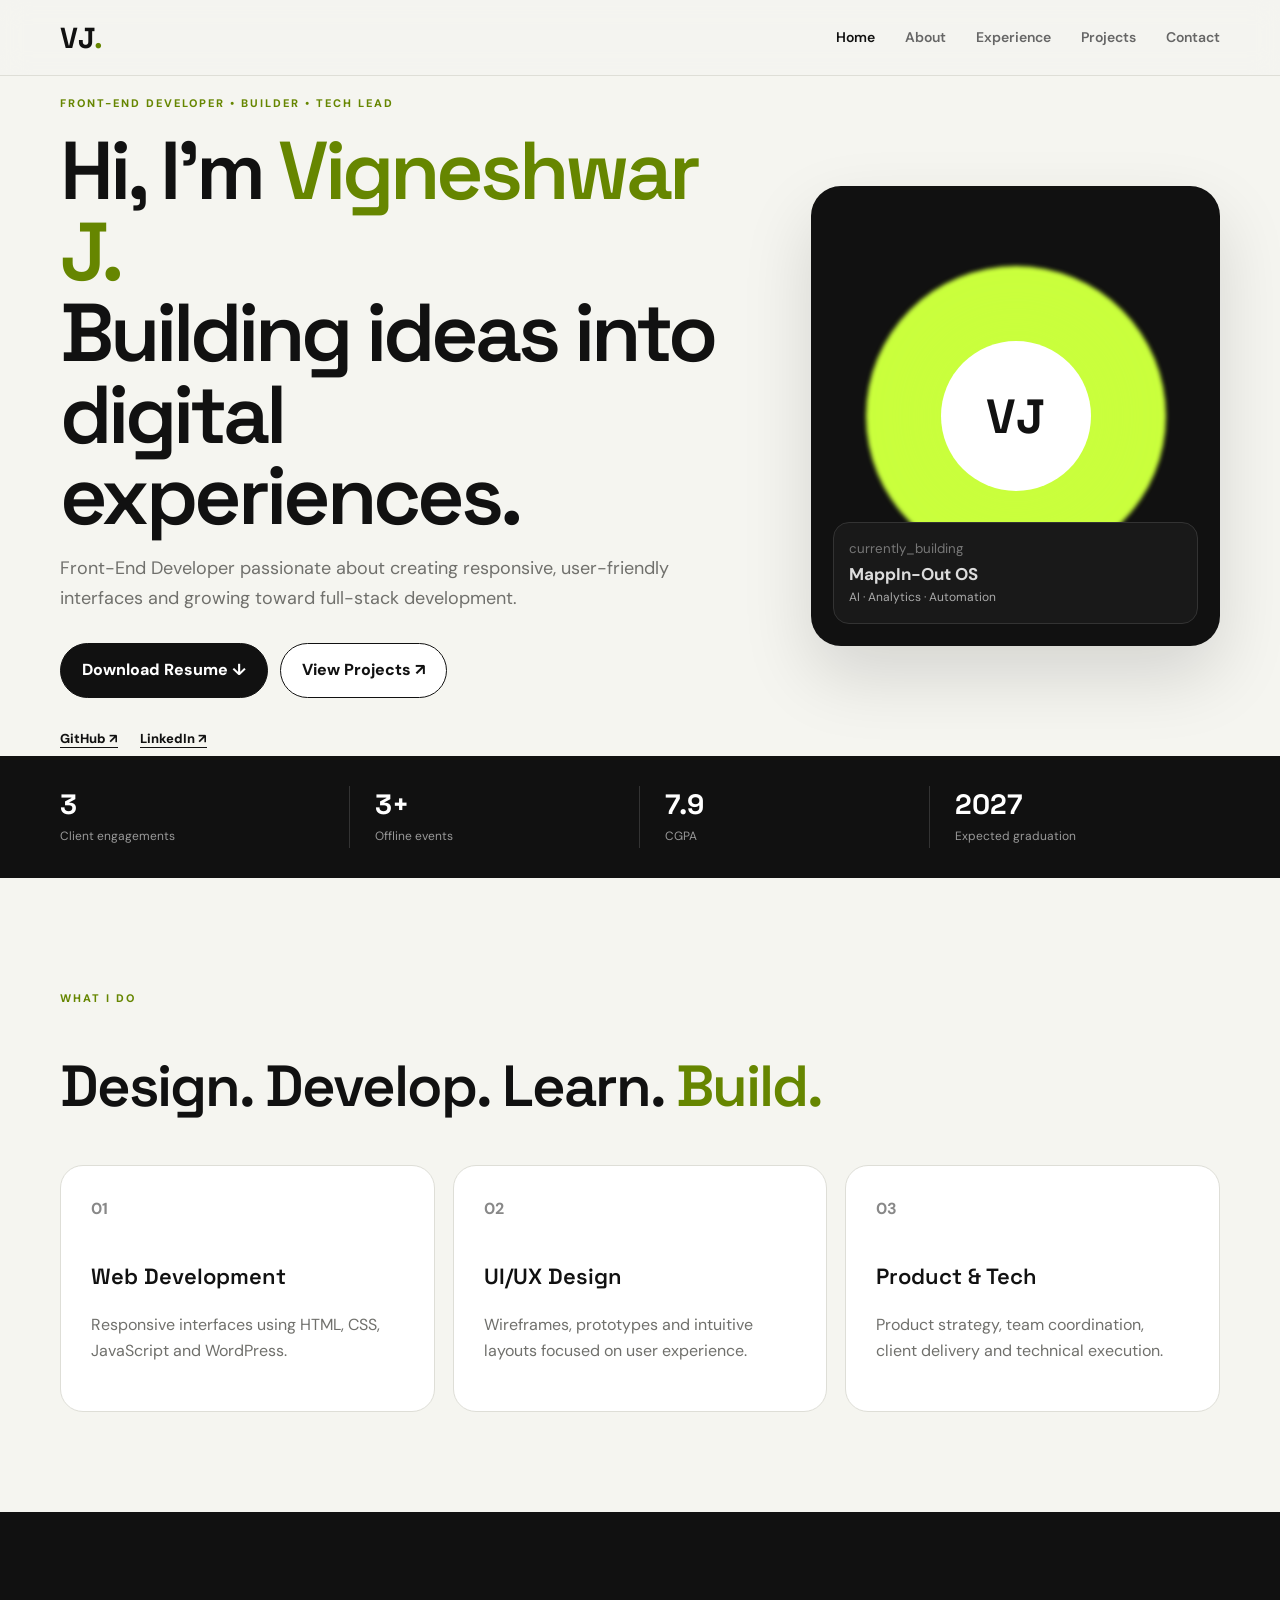
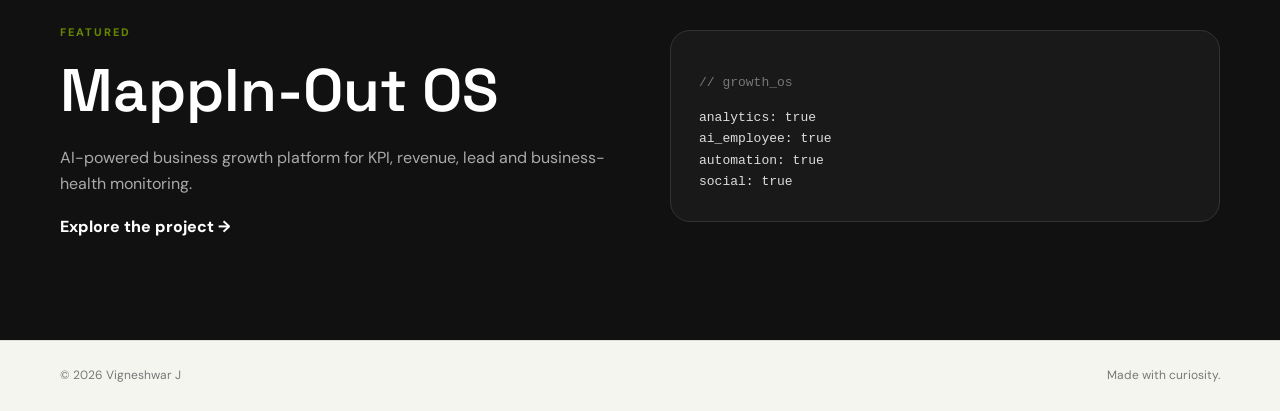
<file: index.html>
<!DOCTYPE html>
<html lang="en"><head>
<meta charset="UTF-8"><meta name="viewport" content="width=device-width,initial-scale=1.0">
<title>Vigneshwar J | Developer</title><link rel="stylesheet" href="assets/style.css">
</head><body>
<header><a class="logo" href="index.html">VJ<span>.</span></a><button class="menu" aria-label="Menu">☰</button>
<nav><a class="active" href="index.html">Home</a><a href="about.html">About</a><a href="experience.html">Experience</a><a href="projects.html">Projects</a><a href="contact.html">Contact</a></nav></header>
<main>
<section class="hero wrap"><div class="hero-text reveal"><p class="tag">FRONT-END DEVELOPER • BUILDER • TECH LEAD</p>
<h1>Hi, I'm <span>Vigneshwar J.</span><br>Building ideas into digital experiences.</h1>
<p class="intro">Front-End Developer passionate about creating responsive, user-friendly interfaces and growing toward full-stack development.</p>
<div class="buttons"><a class="btn dark" href="assets/Vigneshwar_J_Resume.pdf" download>Download Resume ↓</a><a class="btn light" href="projects.html">View Projects ↗</a></div>
<div class="socials"><a href="https://github.com/" target="_blank">GitHub ↗</a><a href="https://www.linkedin.com/" target="_blank">LinkedIn ↗</a></div></div>
<div class="hero-art reveal"><div class="orb">VJ</div><div class="code-box"><small>currently_building</small><b>MappIn-Out OS</b><p>AI · Analytics · Automation</p></div></div></section>
<section class="strip"><div class="wrap stats"><div><b>3</b><span>Client engagements</span></div><div><b>3+</b><span>Offline events</span></div><div><b>7.9</b><span>CGPA</span></div><div><b>2027</b><span>Expected graduation</span></div></div></section>
<section class="wrap section reveal"><p class="tag">WHAT I DO</p><h2>Design. Develop. Learn. <span>Build.</span></h2><div class="cards"><article><i>01</i><h3>Web Development</h3><p>Responsive interfaces using HTML, CSS, JavaScript and WordPress.</p></article><article><i>02</i><h3>UI/UX Design</h3><p>Wireframes, prototypes and intuitive layouts focused on user experience.</p></article><article><i>03</i><h3>Product & Tech</h3><p>Product strategy, team coordination, client delivery and technical execution.</p></article></div></section>
<section class="dark"><div class="wrap dark-inner reveal"><div><p class="tag">FEATURED</p><h2>MappIn-Out OS</h2><p>AI-powered business growth platform for KPI, revenue, lead and business-health monitoring.</p><a class="text" href="projects.html">Explore the project →</a></div><div class="terminal"><p>// growth_os</p><code>analytics: true<br>ai_employee: true<br>automation: true<br>social: true</code></div></div></section>
</main><footer><div class="wrap"><span>© 2026 Vigneshwar J</span><span>Made with curiosity.</span></div></footer>
<script src="assets/script.js"></script></body></html>
</file>
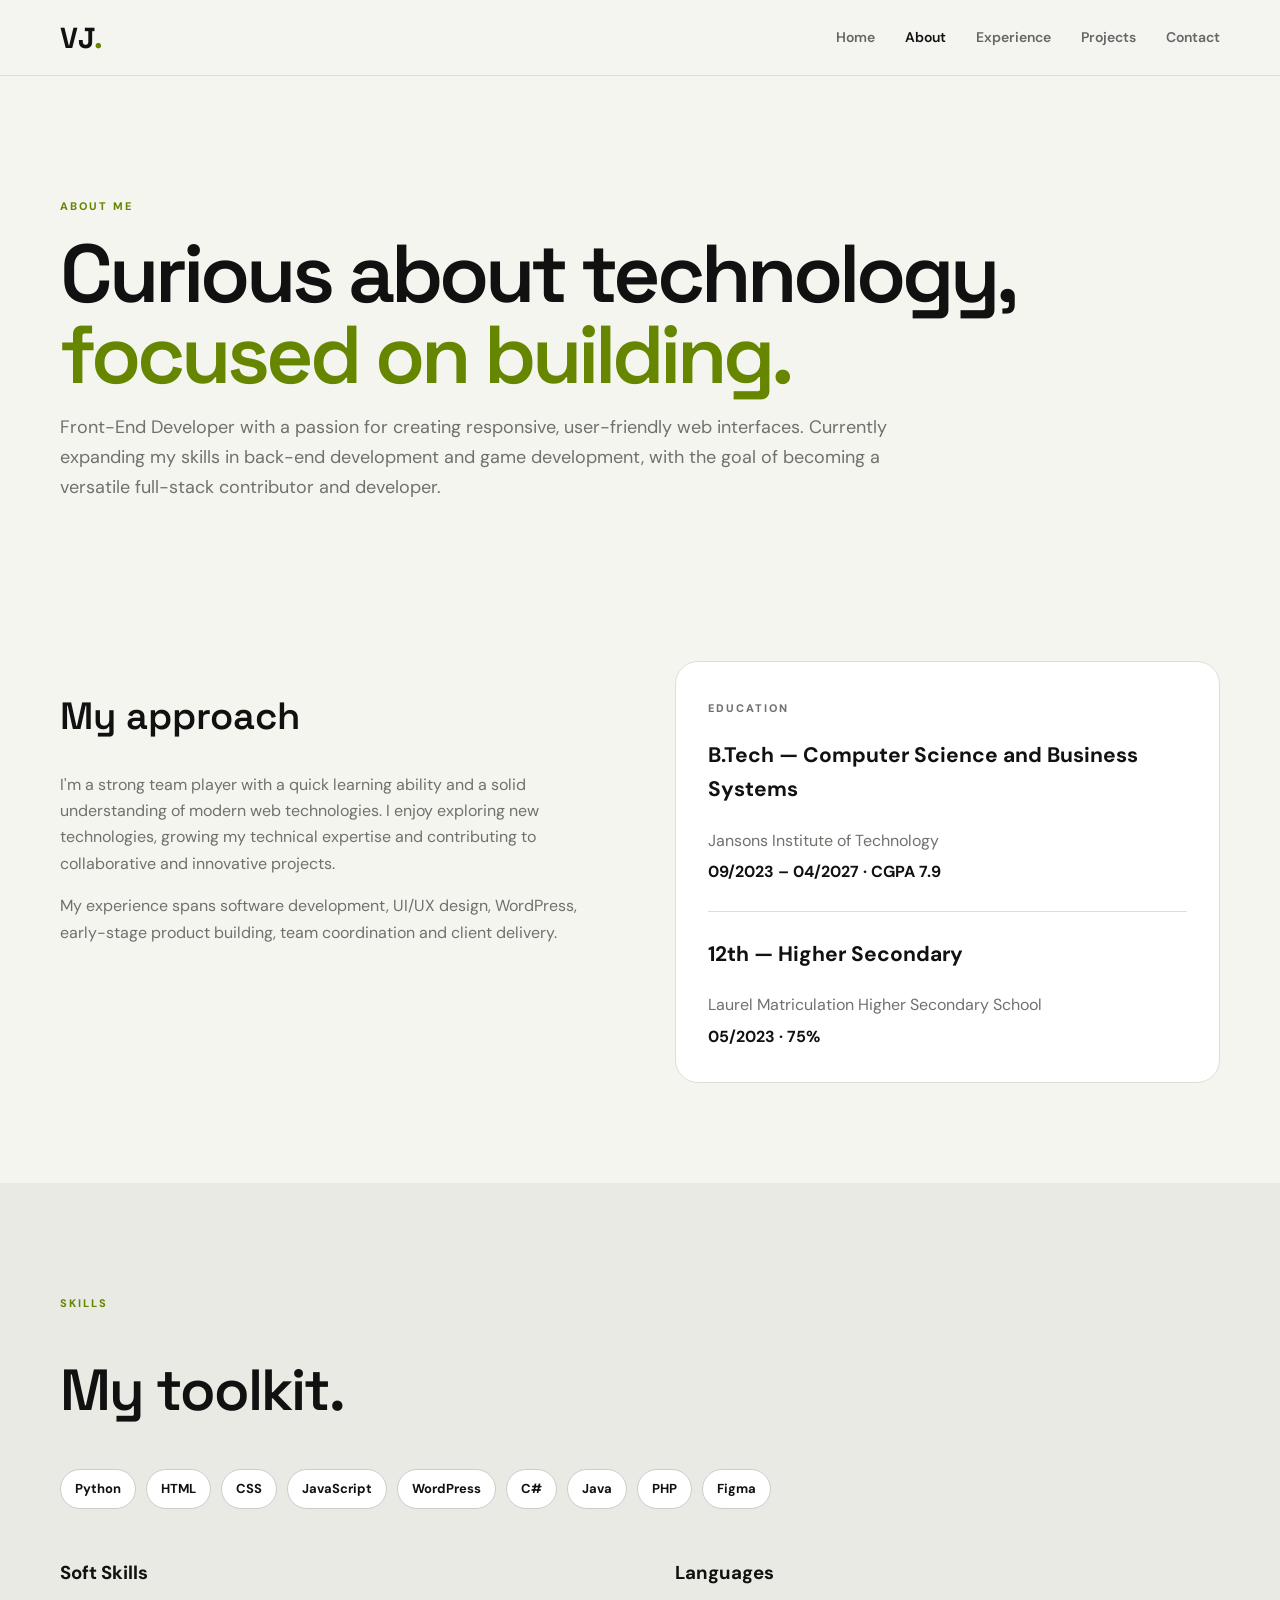
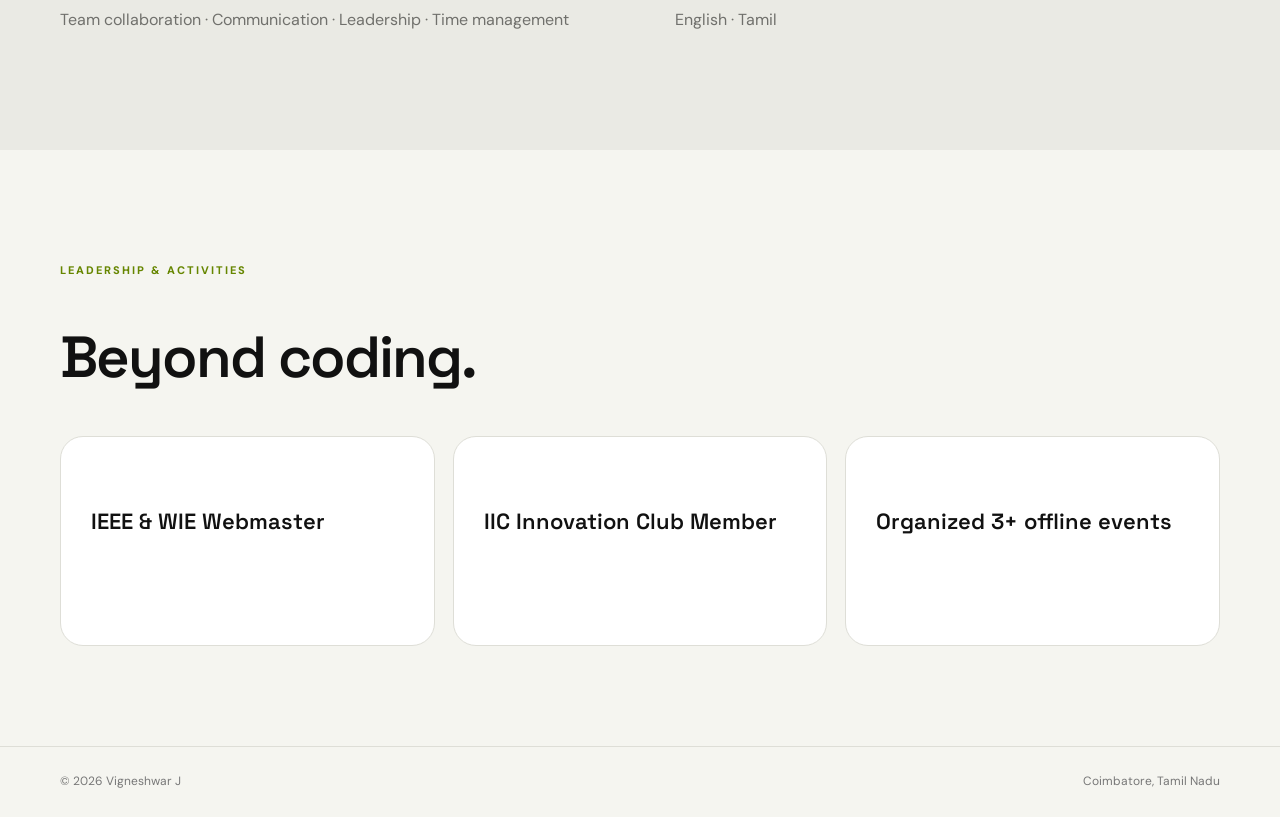
<file: about.html>
<!DOCTYPE html><html lang="en"><head><meta charset="UTF-8"><meta name="viewport" content="width=device-width,initial-scale=1.0"><title>About | Vigneshwar J</title><link rel="stylesheet" href="assets/style.css"></head><body>
<header><a class="logo" href="index.html">VJ<span>.</span></a><button class="menu">☰</button><nav><a href="index.html">Home</a><a class="active" href="about.html">About</a><a href="experience.html">Experience</a><a href="projects.html">Projects</a><a href="contact.html">Contact</a></nav></header>
<main><section class="page wrap reveal"><p class="tag">ABOUT ME</p><h1>Curious about technology, <span>focused on building.</span></h1><p class="intro">Front-End Developer with a passion for creating responsive, user-friendly web interfaces. Currently expanding my skills in back-end development and game development, with the goal of becoming a versatile full-stack contributor and developer.</p></section>
<section class="wrap section"><div class="about-grid"><div class="reveal"><h2>My approach</h2><p>I'm a strong team player with a quick learning ability and a solid understanding of modern web technologies. I enjoy exploring new technologies, growing my technical expertise and contributing to collaborative and innovative projects.</p><p>My experience spans software development, UI/UX design, WordPress, early-stage product building, team coordination and client delivery.</p></div><div class="info reveal"><p class="tag">EDUCATION</p><h3>B.Tech — Computer Science and Business Systems</h3><p>Jansons Institute of Technology</p><strong>09/2023 – 04/2027 · CGPA 7.9</strong><hr><h3>12th — Higher Secondary</h3><p>Laurel Matriculation Higher Secondary School</p><strong>05/2023 · 75%</strong></div></div></section>
<section class="soft"><div class="wrap section"><p class="tag">SKILLS</p><h2>My toolkit.</h2><div class="chips"><span>Python</span><span>HTML</span><span>CSS</span><span>JavaScript</span><span>WordPress</span><span>C#</span><span>Java</span><span>PHP</span><span>Figma</span></div><div class="about-grid"><div><h3>Soft Skills</h3><p>Team collaboration · Communication · Leadership · Time management</p></div><div><h3>Languages</h3><p>English · Tamil</p></div></div></div></section>
<section class="wrap section reveal"><p class="tag">LEADERSHIP & ACTIVITIES</p><h2>Beyond coding.</h2><div class="cards"><article><h3>IEEE & WIE Webmaster</h3></article><article><h3>IIC Innovation Club Member</h3></article><article><h3>Organized 3+ offline events</h3></article></div></section></main>
<footer><div class="wrap"><span>© 2026 Vigneshwar J</span><span>Coimbatore, Tamil Nadu</span></div></footer><script src="assets/script.js"></script></body></html>
</file>
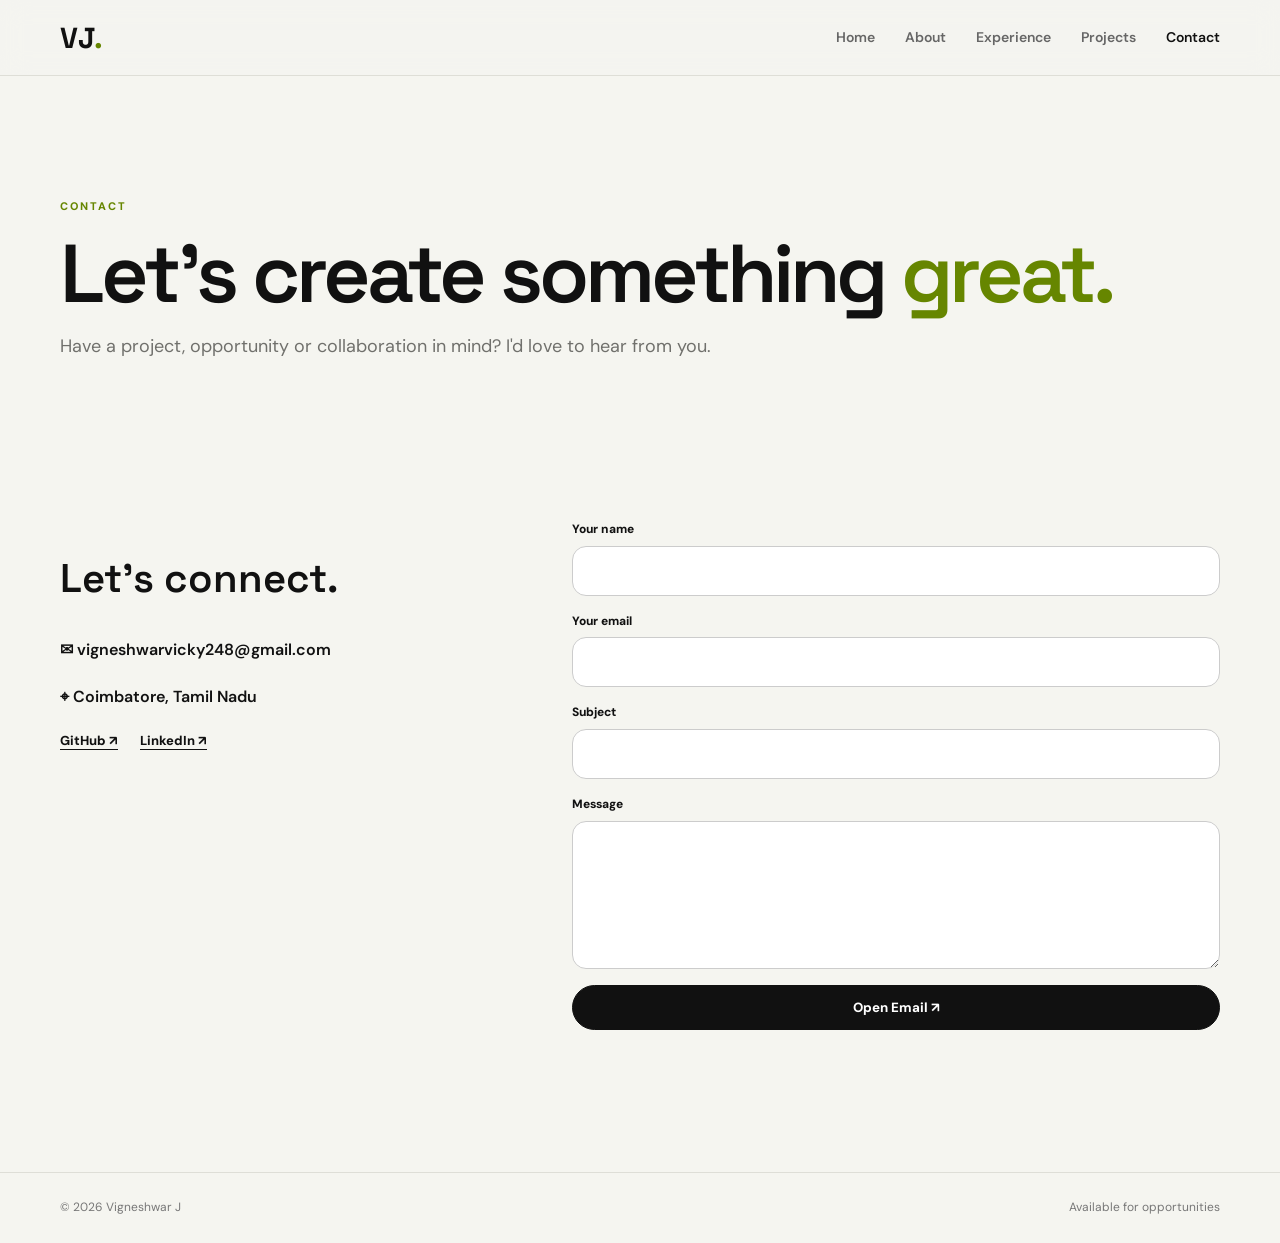
<file: contact.html>
<!DOCTYPE html><html lang="en"><head><meta charset="UTF-8"><meta name="viewport" content="width=device-width,initial-scale=1.0"><title>Contact | Vigneshwar J</title><link rel="stylesheet" href="assets/style.css"></head><body>
<header><a class="logo" href="index.html">VJ<span>.</span></a><button class="menu">☰</button><nav><a href="index.html">Home</a><a href="about.html">About</a><a href="experience.html">Experience</a><a href="projects.html">Projects</a><a class="active" href="contact.html">Contact</a></nav></header>
<main><section class="page wrap reveal"><p class="tag">CONTACT</p><h1>Let's create something <span>great.</span></h1><p class="intro">Have a project, opportunity or collaboration in mind? I'd love to hear from you.</p></section>
<section class="wrap section contact-grid"><div class="reveal"><h2>Let's connect.</h2><p class="contact-detail">✉ <a href="mailto:vigneshwarvicky248@gmail.com">vigneshwarvicky248@gmail.com</a></p><p class="contact-detail">⌖ Coimbatore, Tamil Nadu</p><div class="socials"><a href="https://github.com/" target="_blank">GitHub ↗</a><a href="https://www.linkedin.com/" target="_blank">LinkedIn ↗</a></div></div>
<form class="form reveal" id="contactForm"><label>Your name<input name="name" required></label><label>Your email<input type="email" name="email" required></label><label>Subject<input name="subject" required></label><label>Message<textarea name="message" rows="6" required></textarea></label><button class="btn dark" type="submit">Open Email ↗</button><p id="status"></p></form></section></main>
<footer><div class="wrap"><span>© 2026 Vigneshwar J</span><span>Available for opportunities</span></div></footer><script src="assets/script.js"></script></body></html>
</file>
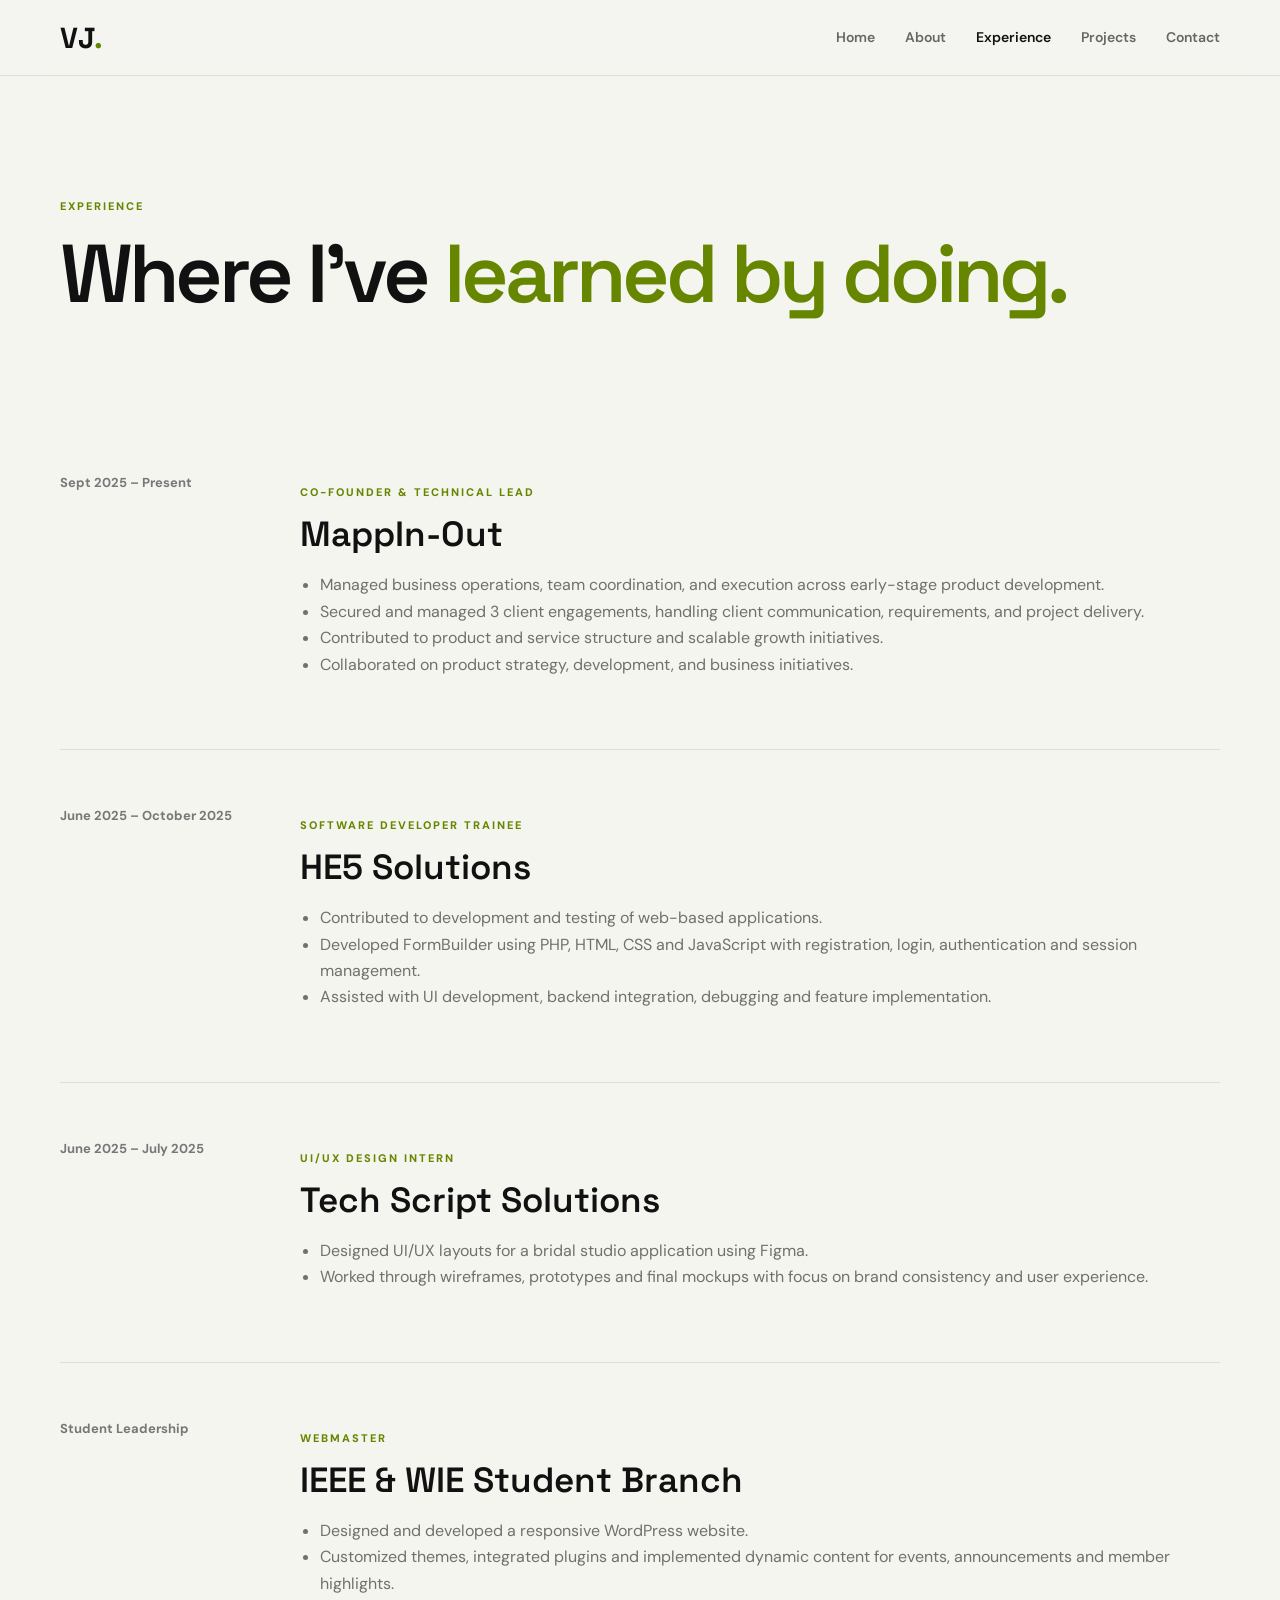
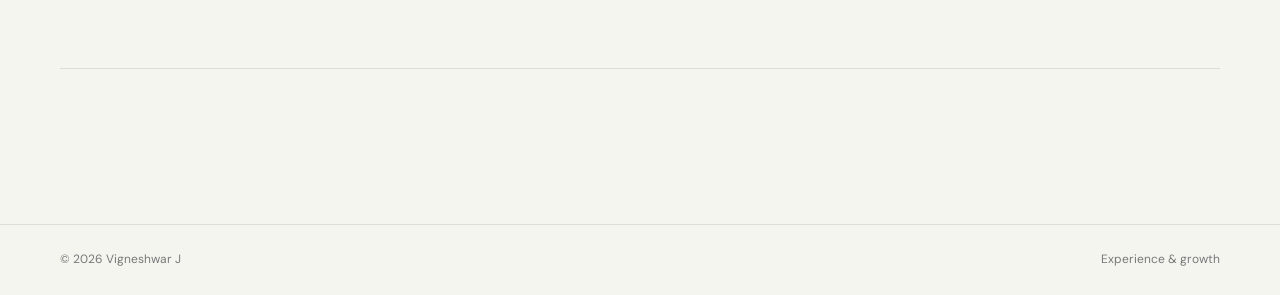
<file: experience.html>
<!DOCTYPE html><html lang="en"><head><meta charset="UTF-8"><meta name="viewport" content="width=device-width,initial-scale=1.0"><title>Experience | Vigneshwar J</title><link rel="stylesheet" href="assets/style.css"></head><body>
<header><a class="logo" href="index.html">VJ<span>.</span></a><button class="menu">☰</button><nav><a href="index.html">Home</a><a href="about.html">About</a><a class="active" href="experience.html">Experience</a><a href="projects.html">Projects</a><a href="contact.html">Contact</a></nav></header>
<main><section class="page wrap reveal"><p class="tag">EXPERIENCE</p><h1>Where I've <span>learned by doing.</span></h1></section><section class="wrap section"><div class="timeline">
<article class="job reveal"><div class="date">Sept 2025 – Present</div><div><p class="tag">CO-FOUNDER & TECHNICAL LEAD</p><h2>MappIn-Out</h2><ul><li>Managed business operations, team coordination, and execution across early-stage product development.</li><li>Secured and managed 3 client engagements, handling client communication, requirements, and project delivery.</li><li>Contributed to product and service structure and scalable growth initiatives.</li><li>Collaborated on product strategy, development, and business initiatives.</li></ul></div></article>
<article class="job reveal"><div class="date">June 2025 – October 2025</div><div><p class="tag">SOFTWARE DEVELOPER TRAINEE</p><h2>HE5 Solutions</h2><ul><li>Contributed to development and testing of web-based applications.</li><li>Developed FormBuilder using PHP, HTML, CSS and JavaScript with registration, login, authentication and session management.</li><li>Assisted with UI development, backend integration, debugging and feature implementation.</li></ul></div></article>
<article class="job reveal"><div class="date">June 2025 – July 2025</div><div><p class="tag">UI/UX DESIGN INTERN</p><h2>Tech Script Solutions</h2><ul><li>Designed UI/UX layouts for a bridal studio application using Figma.</li><li>Worked through wireframes, prototypes and final mockups with focus on brand consistency and user experience.</li></ul></div></article>
<article class="job reveal"><div class="date">Student Leadership</div><div><p class="tag">WEBMASTER</p><h2>IEEE & WIE Student Branch</h2><ul><li>Designed and developed a responsive WordPress website.</li><li>Customized themes, integrated plugins and implemented dynamic content for events, announcements and member highlights.</li></ul></div></article>
</div></section></main><footer><div class="wrap"><span>© 2026 Vigneshwar J</span><span>Experience & growth</span></div></footer><script src="assets/script.js"></script></body></html>
</file>
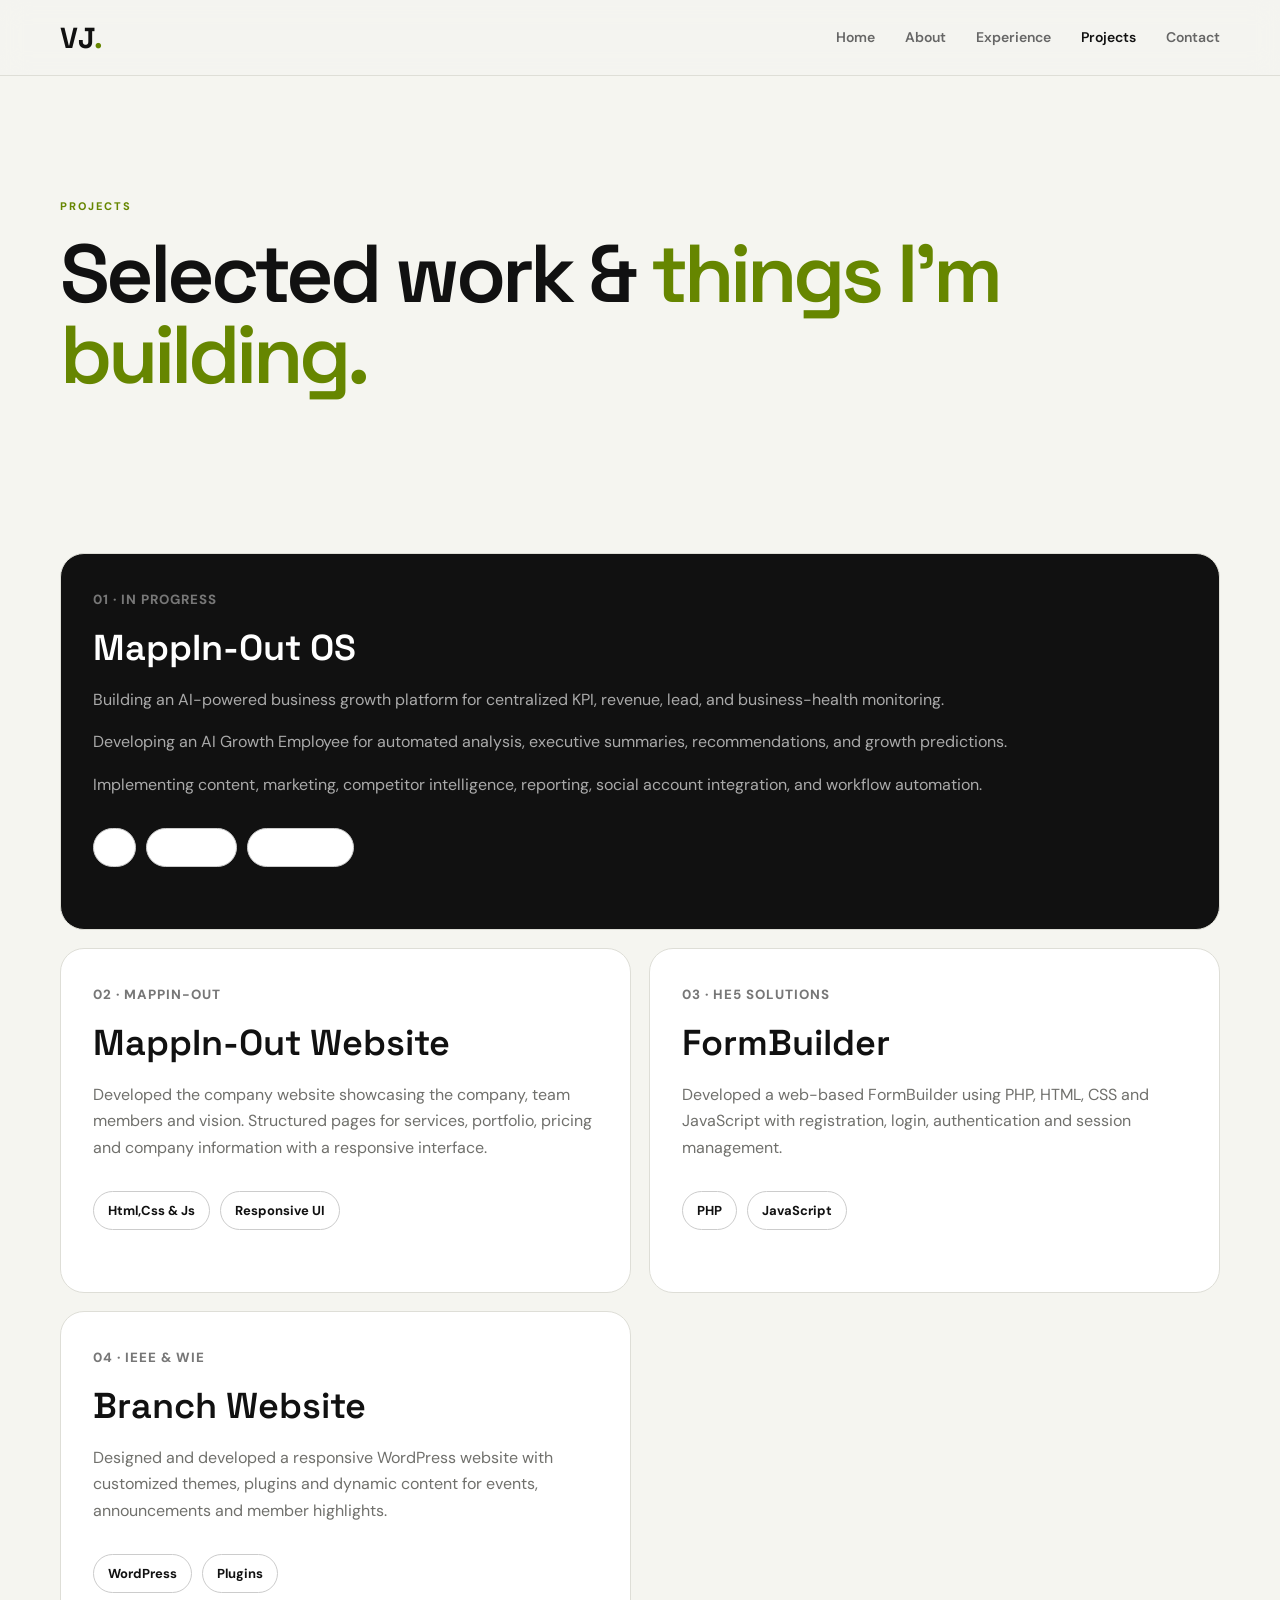
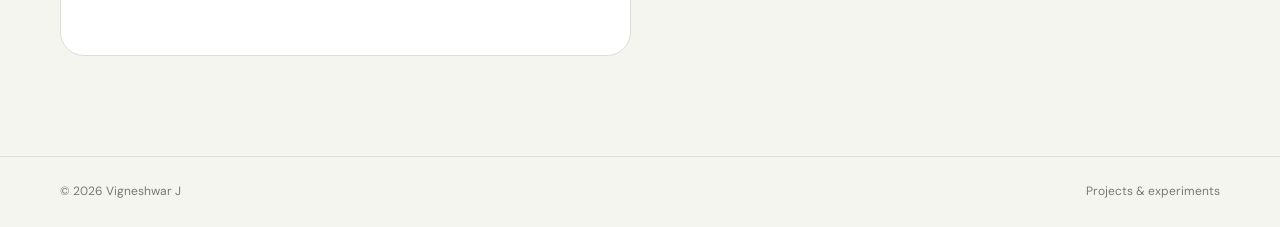
<file: projects.html>
<!DOCTYPE html><html lang="en"><head><meta charset="UTF-8"><meta name="viewport" content="width=device-width,initial-scale=1.0"><title>Projects | Vigneshwar J</title><link rel="stylesheet" href="assets/style.css"></head><body>
<header><a class="logo" href="index.html">VJ<span>.</span></a><button class="menu">☰</button><nav><a href="index.html">Home</a><a href="about.html">About</a><a href="experience.html">Experience</a><a class="active" href="projects.html">Projects</a><a href="contact.html">Contact</a></nav></header>
<main><section class="page wrap reveal"><p class="tag">PROJECTS</p><h1>Selected work & <span>things I'm building.</span></h1></section><section class="wrap section"><div class="project-grid">
<article class="project featured reveal"><small>01 · IN PROGRESS</small><h2>MappIn-Out OS</h2><p>Building an AI-powered business growth platform for centralized KPI, revenue, lead, and business-health monitoring.</p><p>Developing an AI Growth Employee for automated analysis, executive summaries, recommendations, and growth predictions.</p><p>Implementing content, marketing, competitor intelligence, reporting, social account integration, and workflow automation.</p><div class="chips"><span>AI</span><span>Analytics</span><span>Automation</span></div></article>
<article class="project reveal"><small>02 · MAPPIN-OUT</small><h2>MappIn-Out Website</h2><p>Developed the company website showcasing the company, team members and vision. Structured pages for services, portfolio, pricing and company information with a responsive interface.</p><div class="chips"><span>Html,Css & Js</span><span>Responsive UI</span></div></article>
<article class="project reveal"><small>03 · HE5 SOLUTIONS</small><h2>FormBuilder</h2><p>Developed a web-based FormBuilder using PHP, HTML, CSS and JavaScript with registration, login, authentication and session management.</p><div class="chips"><span>PHP</span><span>JavaScript</span></div></article>
<article class="project reveal"><small>04 · IEEE & WIE</small><h2>Branch Website</h2><p>Designed and developed a responsive WordPress website with customized themes, plugins and dynamic content for events, announcements and member highlights.</p><div class="chips"><span>WordPress</span><span>Plugins</span></div></article>
</div></section></main><footer><div class="wrap"><span>© 2026 Vigneshwar J</span><span>Projects & experiments</span></div></footer><script src="assets/script.js"></script></body></html>
</file>
<file: assets/style.css>
@import url('https://fonts.googleapis.com/css2?family=DM+Sans:wght@400;500;600;700&family=Space+Grotesk:wght@500;600;700&display=swap');
:root{--bg:#f5f5f0;--white:#fff;--black:#111;--muted:#70706c;--line:#deded7;--lime:#caff3d;--max:1160px}
*{box-sizing:border-box}html{scroll-behavior:smooth}body{margin:0;background:var(--bg);color:var(--black);font-family:"DM Sans",sans-serif;line-height:1.65}a{text-decoration:none;color:inherit}.wrap{width:min(var(--max),calc(100% - 40px));margin:auto}
header{height:76px;border-bottom:1px solid var(--line);display:flex;align-items:center;justify-content:space-between;padding:0 max(20px,calc((100vw - var(--max))/2));position:sticky;top:0;background:#f5f5f0e8;backdrop-filter:blur(14px);z-index:10}.logo{font:bold 29px "Space Grotesk"}.logo span,h1 span,h2 span,.tag{color:#668600}nav{display:flex;gap:30px}nav a{font-weight:600;font-size:14px;color:#666}nav a:hover,nav a.active{color:#111}.menu{display:none;background:none;border:0;font-size:25px}
.hero{min-height:680px;display:grid;grid-template-columns:1.25fr .75fr;align-items:center;gap:70px}.tag{font-size:11px;letter-spacing:2px;font-weight:800}.hero h1,.page h1{font:600 clamp(48px,7vw,82px)/.99 "Space Grotesk";letter-spacing:-4px;margin:18px 0}.intro{font-size:18px;color:var(--muted);max-width:700px}.buttons{display:flex;gap:12px;flex-wrap:wrap;margin:30px 0}.btn{border:1px solid #111;border-radius:999px;padding:13px 21px;font-weight:800;display:inline-block;cursor:pointer;font-family:inherit}.btn.dark{background:#111;color:white}.btn.light{background:white}.btn:hover{transform:translateY(-3px);box-shadow:0 10px 25px #0002}.socials{display:flex;gap:22px;font-weight:800;font-size:13px}.socials a{text-decoration:underline;text-underline-offset:4px}
.hero-art{min-height:460px;position:relative;background:#111;border-radius:30px;display:grid;place-items:center;overflow:hidden;box-shadow:0 30px 70px #0002}.hero-art:before{content:"";position:absolute;width:300px;height:300px;border-radius:50%;background:var(--lime);filter:blur(2px);animation:float 5s ease-in-out infinite}.orb{position:relative;width:150px;height:150px;border-radius:50%;display:grid;place-items:center;background:#fff;font:700 48px "Space Grotesk";z-index:1;box-shadow:0 0 80px #caff3d55}.code-box{position:absolute;bottom:22px;left:22px;right:22px;background:#191919;color:#ddd;border:1px solid #333;border-radius:16px;padding:15px;z-index:2}.code-box small{display:block;color:#777}.code-box b{display:block;font-size:17px}.code-box p{margin:0;color:#aaa;font-size:12px}
.strip{background:#111;color:white}.stats{display:grid;grid-template-columns:repeat(4,1fr);padding:30px 0}.stats div{border-right:1px solid #333;padding-left:25px}.stats div:first-child{padding-left:0}.stats div:last-child{border:0}.stats b{font:700 28px "Space Grotesk";display:block}.stats span{font-size:12px;color:#999}.section{padding:100px 0}.section>h2,.section-heading h2{font:600 clamp(38px,5vw,58px)/1.05 "Space Grotesk";letter-spacing:-2px}.cards{display:grid;grid-template-columns:repeat(3,1fr);gap:18px;margin-top:40px}.cards article{background:white;border:1px solid var(--line);padding:30px;border-radius:23px;min-height:210px}.cards i{font-style:normal;color:#888;font-weight:bold}.cards h3{font:600 22px "Space Grotesk";margin-top:40px}.cards p,.about-grid p,.project p,li{color:var(--muted)}.dark{background:#111;color:#fff}.dark-inner{padding:100px 0;display:grid;grid-template-columns:1fr 1fr;gap:60px;align-items:center}.dark h2{font:600 60px "Space Grotesk";margin:10px 0}.dark p:not(.tag){color:#aaa;max-width:600px}.text{font-weight:800}.terminal{background:#191919;border:1px solid #333;border-radius:20px;padding:28px;color:#ddd;font-family:monospace}.terminal p{color:#777!important}.page{padding:110px 0 40px}.page .intro{max-width:850px}.about-grid{display:grid;grid-template-columns:1fr 1fr;gap:70px}.about-grid h2{font:600 38px "Space Grotesk"}.info{background:white;border:1px solid var(--line);border-radius:23px;padding:32px}.info h3{font-size:21px}.info p{margin:5px 0}.info hr{border:0;border-top:1px solid var(--line);margin:25px 0}.soft{background:#eaeae4}.chips{display:flex;gap:10px;flex-wrap:wrap;margin:30px 0}.chips span{background:white;border:1px solid #ccc;padding:8px 14px;border-radius:99px;font-size:13px;font-weight:700}.job{display:grid;grid-template-columns:200px 1fr;gap:40px;border-bottom:1px solid var(--line);padding:0 0 55px;margin-bottom:55px}.job h2{font:600 35px "Space Grotesk";margin:5px 0 15px}.date{color:#777;font-size:13px;font-weight:700}.job ul{padding-left:20px}.project-grid{display:grid;grid-template-columns:1fr 1fr;gap:18px}.project{background:white;border:1px solid var(--line);border-radius:24px;padding:32px;min-height:330px}.project.featured{grid-column:1/-1;background:#111;color:#fff}.project h2{font:600 36px "Space Grotesk";margin:12px 0}.project.featured p{color:#aaa}.project small{font-weight:800;color:#777;letter-spacing:1px}.contact-grid{display:grid;grid-template-columns:.8fr 1.2fr;gap:80px}.contact-grid h2{font:600 40px "Space Grotesk"}.contact-detail{margin:20px 0;font-weight:600}.form{display:grid;gap:16px}.form label{font-size:12px;font-weight:800}.form input,.form textarea{width:100%;display:block;margin-top:6px;padding:14px 16px;border:1px solid #ccc;border-radius:14px;background:white;font:inherit;outline:none}.form input:focus,.form textarea:focus{border-color:#111;box-shadow:0 0 0 3px #caff3d55}.form #status{font-size:13px;font-weight:700}
footer{border-top:1px solid var(--line);padding:25px 0;color:#777;font-size:12px}footer .wrap{display:flex;justify-content:space-between}
.reveal{opacity:0;transform:translateY(20px);transition:.7s ease}.reveal.show{opacity:1;transform:none}@keyframes float{50%{transform:translateY(-20px) scale(1.04)}}
@media(max-width:800px){nav{display:none;position:absolute;top:76px;left:0;right:0;background:var(--bg);padding:20px;flex-direction:column;border-bottom:1px solid var(--line)}nav.open{display:flex}.menu{display:block}.hero,.dark-inner,.about-grid,.contact-grid{grid-template-columns:1fr}.hero{padding:65px 0;min-height:auto}.hero-art{min-height:370px}.stats{grid-template-columns:1fr 1fr;gap:20px}.stats div{border:0;padding:0}.cards,.project-grid{grid-template-columns:1fr}.project.featured{grid-column:auto}.job{grid-template-columns:1fr;gap:8px}.section{padding:70px 0}.page{padding-top:70px}.dark h2{font-size:45px}}
@media(max-width:500px){.wrap{width:calc(100% - 28px)}header{padding:0 14px}.hero h1,.page h1{font-size:47px;letter-spacing:-3px}.stats{gap:15px}.hero-art{min-height:320px}.orb{width:120px;height:120px;font-size:38px}.footer .wrap,footer .wrap{flex-direction:column;gap:5px}}
</file>
